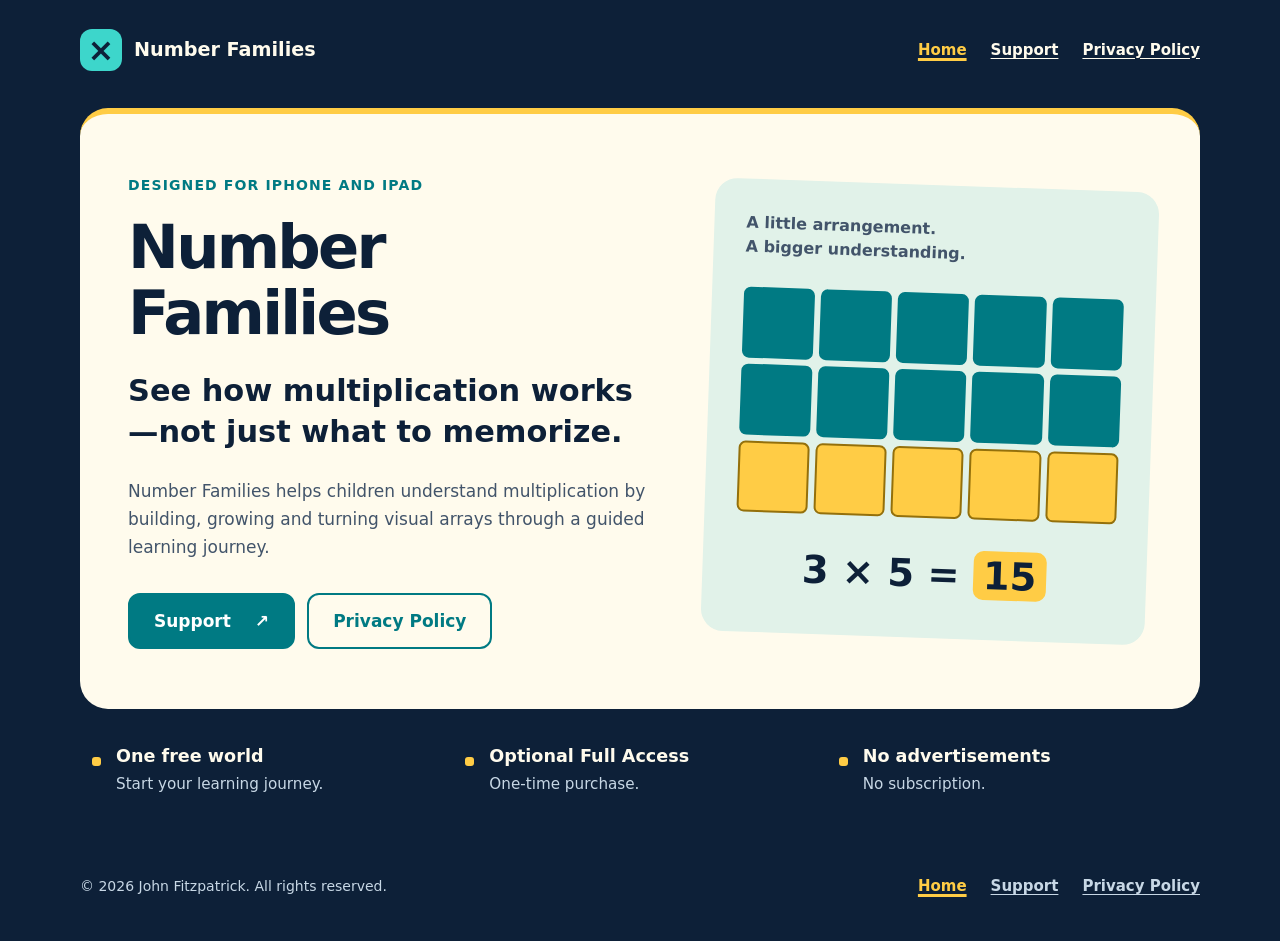
<file: index.html>
<!doctype html>
<html lang="en">
<head>
  <meta charset="utf-8">
  <meta name="viewport" content="width=device-width, initial-scale=1">
  <meta name="description" content="Guided visual multiplication activities for iPhone and iPad. Find support and privacy information.">
  <title>Number Families</title>
  <link rel="stylesheet" href="styles.css">
  <link rel="icon" href="data:image/svg+xml,%3Csvg xmlns='http://www.w3.org/2000/svg' viewBox='0 0 32 32'%3E%3Crect width='32' height='32' rx='8' fill='%230d2038'/%3E%3Cpath d='M7 7h7v7H7zm11 0h7v7h-7zM7 18h7v7H7z' fill='%233dd6cb'/%3E%3Cpath d='M18 18h7v7h-7z' fill='%23ffcc45'/%3E%3C/svg%3E">
</head>
<body>
  <a class="skip-link" href="#main">Skip to content</a>
  <header class="site-header wrap">
    <a class="brand" href="index.html"><span class="brand-mark" aria-hidden="true">×</span> Number Families</a>
    <nav aria-label="Main navigation"><a href="index.html" aria-current="page">Home</a><a href="support.html">Support</a><a href="privacy.html">Privacy Policy</a></nav>
  </header>
  <main id="main" class="wrap" tabindex="-1">
    <section class="hero card" aria-labelledby="home-title">
      <div>
        <p class="eyebrow">Designed for iPhone and iPad</p>
        <h1 id="home-title">Number Families</h1>
        <p class="tagline">See how multiplication works—not just what to memorize.</p>
        <p class="intro">Number Families helps children understand multiplication by building, growing and turning visual arrays through a guided learning journey.</p>
        <div class="actions"><a class="button primary" href="support.html">Support <span aria-hidden="true">↗</span></a><a class="button secondary" href="privacy.html">Privacy Policy</a></div>
      </div>
      <div class="math-art" role="img" aria-label="Three rows of five squares represent three times five equals fifteen.">
        <span class="art-label" aria-hidden="true">A little arrangement.<br>A bigger understanding.</span>
        <div class="array" aria-hidden="true"><span></span><span></span><span></span><span></span><span></span><span></span><span></span><span></span><span></span><span></span><span></span><span></span><span></span><span></span><span></span></div>
        <p class="equation" aria-hidden="true">3 × 5 = <span>15</span></p>
      </div>
    </section>
    <section class="features" aria-label="App access and features">
      <div class="feature"><span class="feature-dot" aria-hidden="true"></span><h2>One free world</h2><p>Start your learning journey.</p></div>
      <div class="feature"><span class="feature-dot" aria-hidden="true"></span><h2>Optional Full Access</h2><p>One-time purchase.</p></div>
      <div class="feature"><span class="feature-dot" aria-hidden="true"></span><h2>No advertisements</h2><p>No subscription.</p></div>
    </section></main>
  <footer class="site-footer wrap">
    <p>© 2026 John Fitzpatrick. All rights reserved.</p>
    <nav aria-label="Footer navigation"><a href="index.html" aria-current="page">Home</a><a href="support.html">Support</a><a href="privacy.html">Privacy Policy</a></nav>
  </footer>
</body>
</html>
</file>
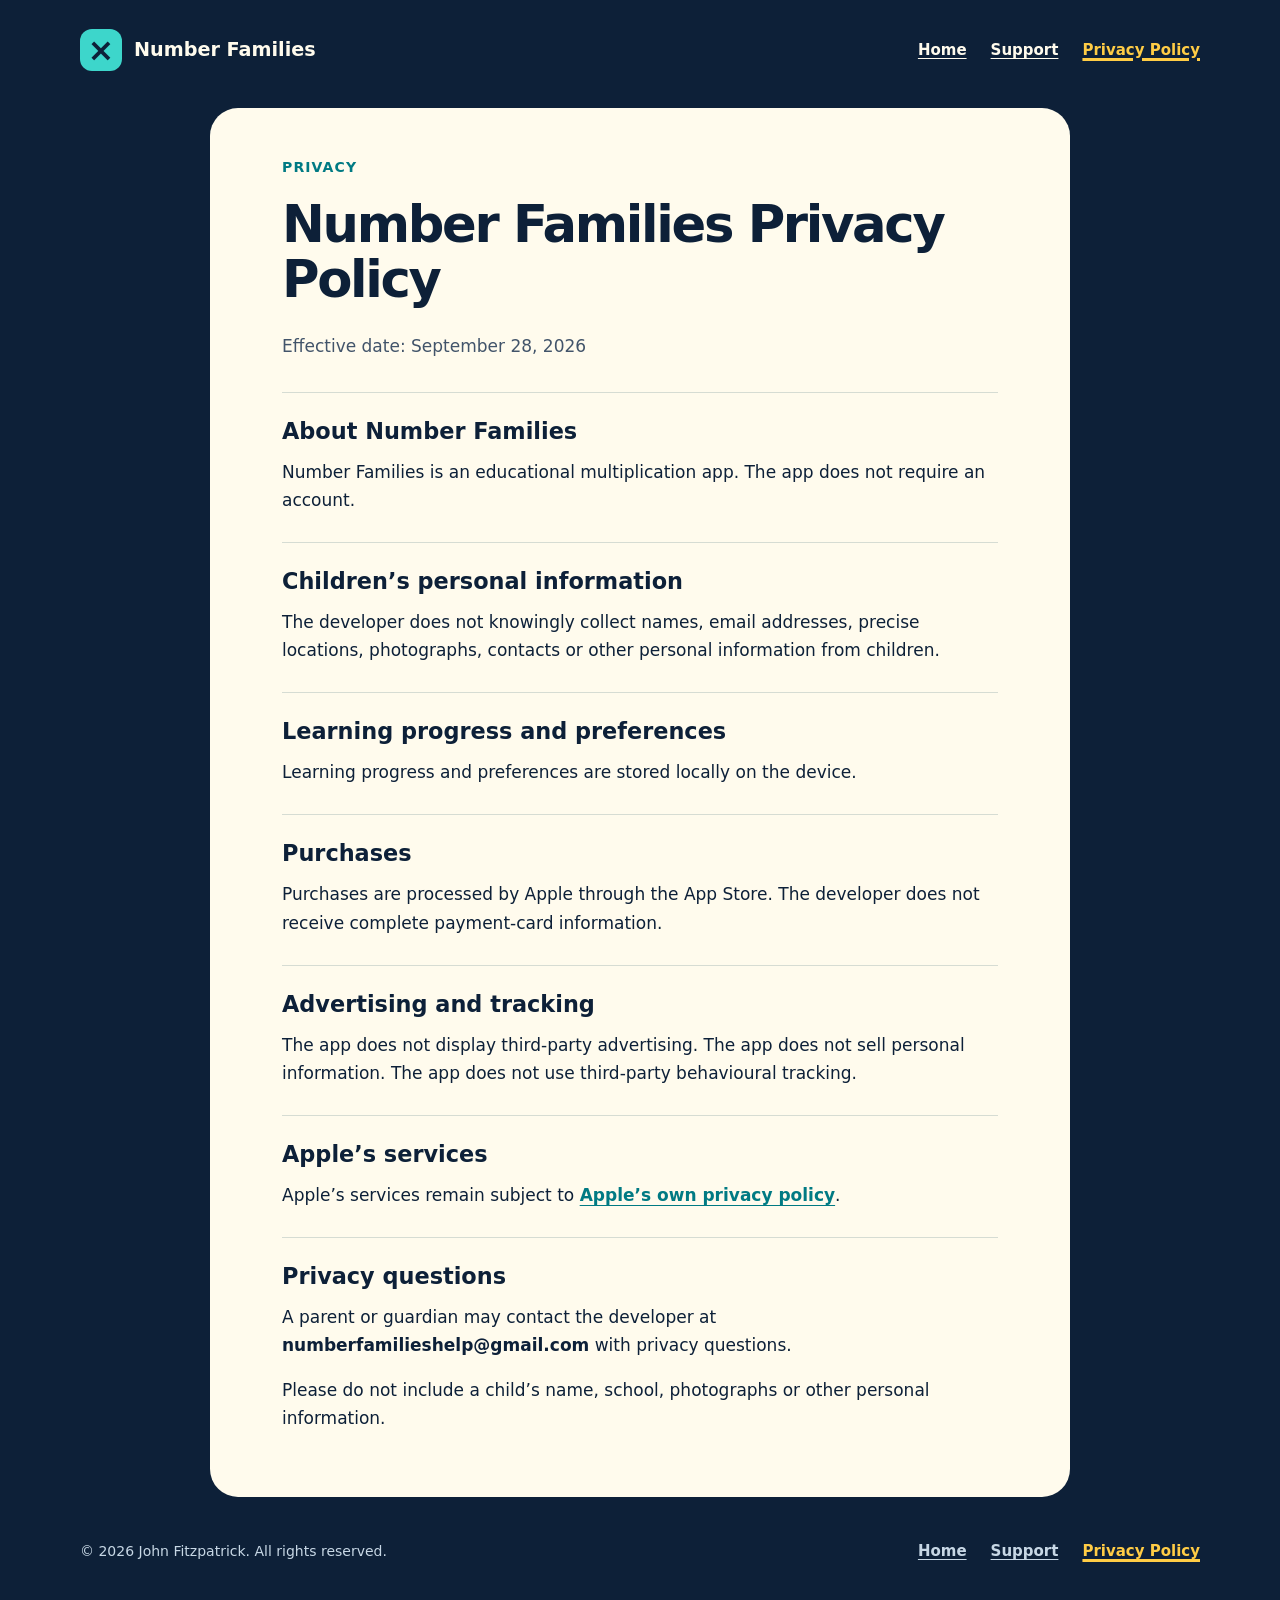
<file: privacy.html>
<!doctype html>
<html lang="en">
<head>
  <meta charset="utf-8">
  <meta name="viewport" content="width=device-width, initial-scale=1">
  <meta name="description" content="Privacy information for Number Families, including local progress and App Store purchases.">
  <title>Number Families Privacy Policy</title>
  <link rel="stylesheet" href="styles.css">
  <link rel="icon" href="data:image/svg+xml,%3Csvg xmlns='http://www.w3.org/2000/svg' viewBox='0 0 32 32'%3E%3Crect width='32' height='32' rx='8' fill='%230d2038'/%3E%3Cpath d='M7 7h7v7H7zm11 0h7v7h-7zM7 18h7v7H7z' fill='%233dd6cb'/%3E%3Cpath d='M18 18h7v7h-7z' fill='%23ffcc45'/%3E%3C/svg%3E">
</head>
<body>
  <a class="skip-link" href="#main">Skip to content</a>
  <header class="site-header wrap">
    <a class="brand" href="index.html"><span class="brand-mark" aria-hidden="true">×</span> Number Families</a>
    <nav aria-label="Main navigation"><a href="index.html">Home</a><a href="support.html">Support</a><a href="privacy.html" aria-current="page">Privacy Policy</a></nav>
  </header>
  <main id="main" class="wrap" tabindex="-1">
    <article class="card document">
      <p class="eyebrow">Privacy</p>
      <h1>Number Families Privacy Policy</h1>
      <p class="lead">Effective date: September 28, 2026</p>
      <section><h2>About Number Families</h2><p>Number Families is an educational multiplication app. The app does not require an account.</p></section>
      <section><h2>Children’s personal information</h2><p>The developer does not knowingly collect names, email addresses, precise locations, photographs, contacts or other personal information from children.</p></section>
      <section><h2>Learning progress and preferences</h2><p>Learning progress and preferences are stored locally on the device.</p><!-- Verify local-only storage against the app implementation before publishing. --></section>
      <section><h2>Purchases</h2><p>Purchases are processed by Apple through the App Store. The developer does not receive complete payment-card information.</p></section>
      <section><h2>Advertising and tracking</h2><p>The app does not display third-party advertising. The app does not sell personal information. The app does not use third-party behavioural tracking.</p></section>
      <section><h2>Apple’s services</h2><p>Apple’s services remain subject to <a href="https://www.apple.com/legal/privacy/">Apple’s own privacy policy</a>.</p></section>
      <section><h2>Privacy questions</h2><p>A parent or guardian may contact the developer at <strong class="email-placeholder">numberfamilieshelp@gmail.com</strong> with privacy questions.</p><p>Please do not include a child’s name, school, photographs or other personal information.</p></section>
    </article></main>
  <footer class="site-footer wrap">
    <p>© 2026 John Fitzpatrick. All rights reserved.</p>
    <nav aria-label="Footer navigation"><a href="index.html">Home</a><a href="support.html">Support</a><a href="privacy.html" aria-current="page">Privacy Policy</a></nav>
  </footer>
</body>
</html>
</file>
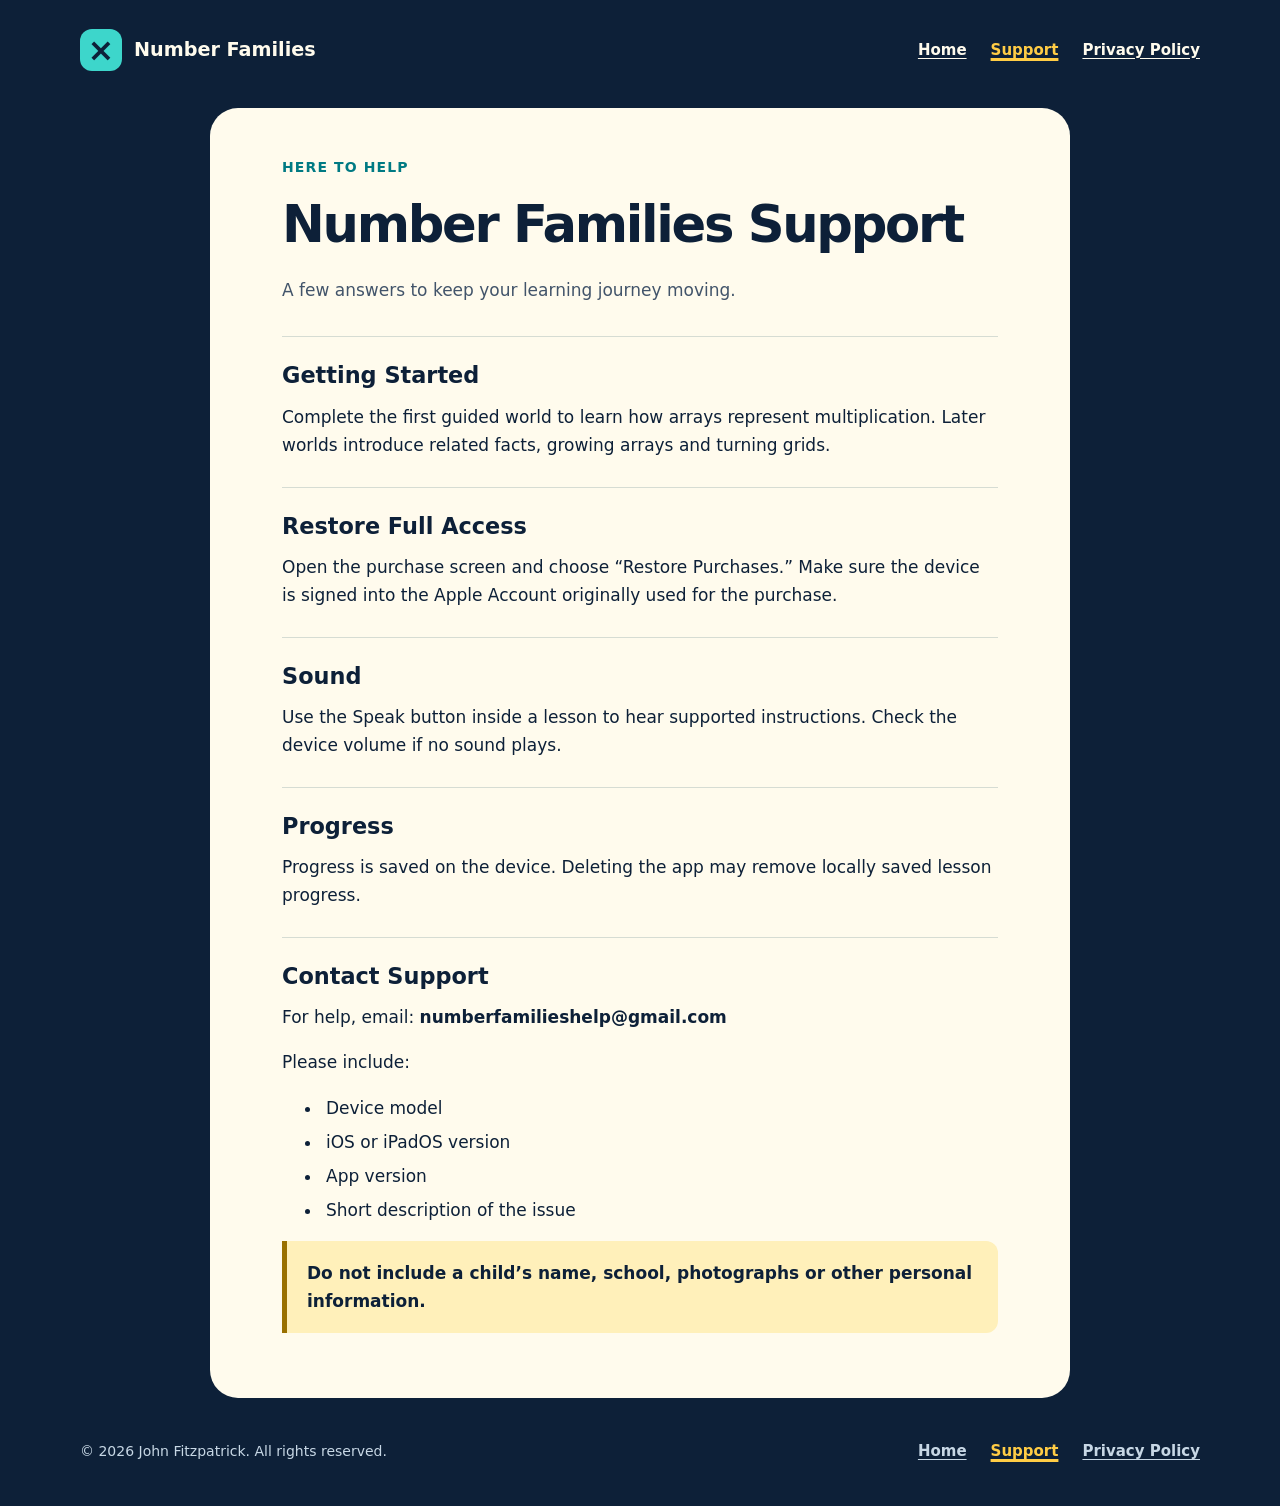
<file: support.html>
<!doctype html>
<html lang="en">
<head>
  <meta charset="utf-8">
  <meta name="viewport" content="width=device-width, initial-scale=1">
  <meta name="description" content="Getting started, restoring purchases, sound, progress and contact information for Number Families.">
  <title>Number Families Support</title>
  <link rel="stylesheet" href="styles.css">
  <link rel="icon" href="data:image/svg+xml,%3Csvg xmlns='http://www.w3.org/2000/svg' viewBox='0 0 32 32'%3E%3Crect width='32' height='32' rx='8' fill='%230d2038'/%3E%3Cpath d='M7 7h7v7H7zm11 0h7v7h-7zM7 18h7v7H7z' fill='%233dd6cb'/%3E%3Cpath d='M18 18h7v7h-7z' fill='%23ffcc45'/%3E%3C/svg%3E">
</head>
<body>
  <a class="skip-link" href="#main">Skip to content</a>
  <header class="site-header wrap">
    <a class="brand" href="index.html"><span class="brand-mark" aria-hidden="true">×</span> Number Families</a>
    <nav aria-label="Main navigation"><a href="index.html">Home</a><a href="support.html" aria-current="page">Support</a><a href="privacy.html">Privacy Policy</a></nav>
  </header>
  <main id="main" class="wrap" tabindex="-1">
    <article class="card document">
      <p class="eyebrow">Here to help</p>
      <h1>Number Families Support</h1>
      <p class="lead">A few answers to keep your learning journey moving.</p>
      <section><h2>Getting Started</h2><p>Complete the first guided world to learn how arrays represent multiplication. Later worlds introduce related facts, growing arrays and turning grids.</p></section>
      <section><h2>Restore Full Access</h2><p>Open the purchase screen and choose “Restore Purchases.” Make sure the device is signed into the Apple Account originally used for the purchase.</p></section>
      <section><h2>Sound</h2><p>Use the Speak button inside a lesson to hear supported instructions. Check the device volume if no sound plays.</p></section>
      <section><h2>Progress</h2><p>Progress is saved on the device. Deleting the app may remove locally saved lesson progress.</p></section>
      <section class="contact"><h2>Contact Support</h2><p>For help, email: <strong class="numberfamilieshelp@gmail.com">numberfamilieshelp@gmail.com</strong></p><p>Please include:</p><ul><li>Device model</li><li>iOS or iPadOS version</li><li>App version</li><li>Short description of the issue</li></ul><p class="notice"><strong>Do not include a child’s name, school, photographs or other personal information.</strong></p></section>
    </article></main>
  <footer class="site-footer wrap">
    <p>© 2026 John Fitzpatrick. All rights reserved.</p>
    <nav aria-label="Footer navigation"><a href="index.html">Home</a><a href="support.html" aria-current="page">Support</a><a href="privacy.html">Privacy Policy</a></nav>
  </footer>
</body>
</html>
</file>
<file: styles.css>
/* Number Families: self-contained, no external assets or fonts. */
:root { color-scheme: light; --navy:#0d2038; --cream:#fffbed; --teal:#007a83; --turquoise:#3dd6cb; --yellow:#ffcc45; --muted:#42546a; }
* { box-sizing:border-box; }
body { margin:0; background:var(--navy); color:var(--cream); font-family:ui-rounded,"SF Pro Rounded",system-ui,-apple-system,BlinkMacSystemFont,"Segoe UI",sans-serif; font-size:1.0625rem; line-height:1.65; }
.wrap { width:min(1120px,calc(100% - 48px)); margin-inline:auto; }
a { color:inherit; text-underline-offset:.22em; }
a:hover { text-decoration-thickness:2px; }
a:focus-visible { outline:3px solid var(--yellow); outline-offset:5px; border-radius:4px; }
.card a:focus-visible { outline-color:var(--teal); }
.skip-link { position:absolute; top:8px; left:16px; z-index:5; padding:12px 20px; background:var(--yellow); color:var(--navy); transform:translateY(-160%); }
.skip-link:focus { transform:translateY(0); }
.site-header { display:flex; align-items:center; justify-content:space-between; gap:24px; padding-block:28px 36px; }
.brand { display:inline-flex; align-items:center; gap:12px; font-weight:800; font-size:1.2rem; text-decoration:none; }
.brand-mark { display:grid; place-items:center; background:var(--turquoise); color:var(--navy); width:42px; height:42px; border-radius:12px; font-size:2rem; flex-shrink:0; line-height:1; }
nav { display:flex; flex-wrap:wrap; gap:8px 24px; }
nav a { display:inline-flex; align-items:center; min-height:44px; font-weight:600; font-size:.9375rem; }
nav a[aria-current="page"] { color:var(--yellow); text-decoration-thickness:3px; }
.card { background:var(--cream); color:var(--navy); border-radius:28px; }
.hero { display:grid; grid-template-columns:1.2fr 1fr; gap:48px; align-items:center; padding:60px 48px; border-top:6px solid var(--yellow); }
.eyebrow { margin:0 0 18px; color:var(--teal); font-weight:800; font-size:.875rem; letter-spacing:.08em; text-transform:uppercase; }
h1 { font-size:clamp(2.2rem,5vw,3.8rem); line-height:1.08; letter-spacing:-.045em; margin:0 0 24px; overflow-wrap:break-word; }
.tagline { font-size:clamp(1.4rem,2.7vw,1.9rem); line-height:1.35; font-weight:700; margin:0 0 24px; }
.intro { color:var(--muted); margin:0; }
.actions { display:flex; flex-wrap:wrap; gap:12px; margin-top:32px; }
.button { min-height:48px; padding:12px 24px; border-radius:12px; font-weight:750; text-decoration:none; display:inline-flex; align-items:center; justify-content:center; gap:24px; border:2px solid var(--teal); }
.primary { background:var(--teal); color:white; }
.secondary { color:var(--teal); }
.button:hover { box-shadow:0 0 0 2px var(--teal); }
.math-art { background:#e1f2e9; border-radius:22px; padding:32px; transform:rotate(2deg); }
.art-label { display:block; color:var(--muted); font-weight:650; font-size:1rem; line-height:1.5; margin-bottom:28px; }
.array { display:grid; grid-template-columns:repeat(5,minmax(0,1fr)); gap:6px; }
.array span { aspect-ratio:1; background:var(--teal); border-radius:7px; }
.array span:nth-child(n+11) { background:var(--yellow); border:2px solid #94700b; }
.equation { font-size:clamp(1.4rem,3vw,2.4rem); font-weight:850; text-align:center; margin:24px 0 0; }
.equation span { background:var(--yellow); padding:2px 10px; border-radius:10px; }
.features { display:grid; grid-template-columns:repeat(3,minmax(0,1fr)); gap:24px; padding:36px 12px; }
.feature { position:relative; padding-left:24px; }
.feature-dot { position:absolute; left:0; top:12px; width:9px; height:9px; background:var(--yellow); border-radius:3px; }
.feature h2 { margin:0; font-size:1.1rem; }
.feature p { margin:4px 0 0; font-size:.95rem; color:#c7d7e5; }
.document { max-width:860px; margin-inline:auto; padding:48px clamp(24px,6vw,72px); }
.document h1 { font-size:clamp(2rem,4.5vw,3.2rem); }
.lead { color:var(--muted); margin:0 0 32px; }
.document section { border-top:1px solid #d6dcd3; padding-top:24px; margin-top:28px; }
h2 { font-size:1.4rem; line-height:1.3; margin:0 0 12px; }
.document p { margin-top:0; }
.document a { color:var(--teal); font-weight:650; }
.document li { padding-left:4px; margin-bottom:6px; }
.notice { padding:18px 20px; border-left:5px solid #997000; background:#fff0ba; border-radius:0 12px 12px 0; }
.email-placeholder { overflow-wrap:anywhere; }
.site-footer { display:flex; flex-wrap:wrap; justify-content:space-between; align-items:center; gap:12px 28px; padding-block:32px; color:#c7d7e5; font-size:.875rem; }
.site-footer p { margin:0; }
@media (max-width:760px) { .site-header { align-items:flex-start; flex-direction:column; gap:12px; padding-block:24px; } .hero { grid-template-columns:1fr; padding:32px 24px; gap:32px; } .math-art { width:min(100%,360px); justify-self:center; transform:none; } .features { grid-template-columns:1fr; gap:22px; } .document { padding:32px 24px; } }
@media (max-width:380px) { .wrap { width:calc(100% - 28px); } nav { gap:4px 16px; } .actions { flex-direction:column; } .math-art { padding:22px; } .hero,.document { padding-inline:20px; } }
@media print { body { background:white; color:black; } .site-header,.site-footer,.actions,.skip-link { display:none; } .wrap { width:100%; } .card { padding:0; border:0; } .document { max-width:none; } }
</file>
